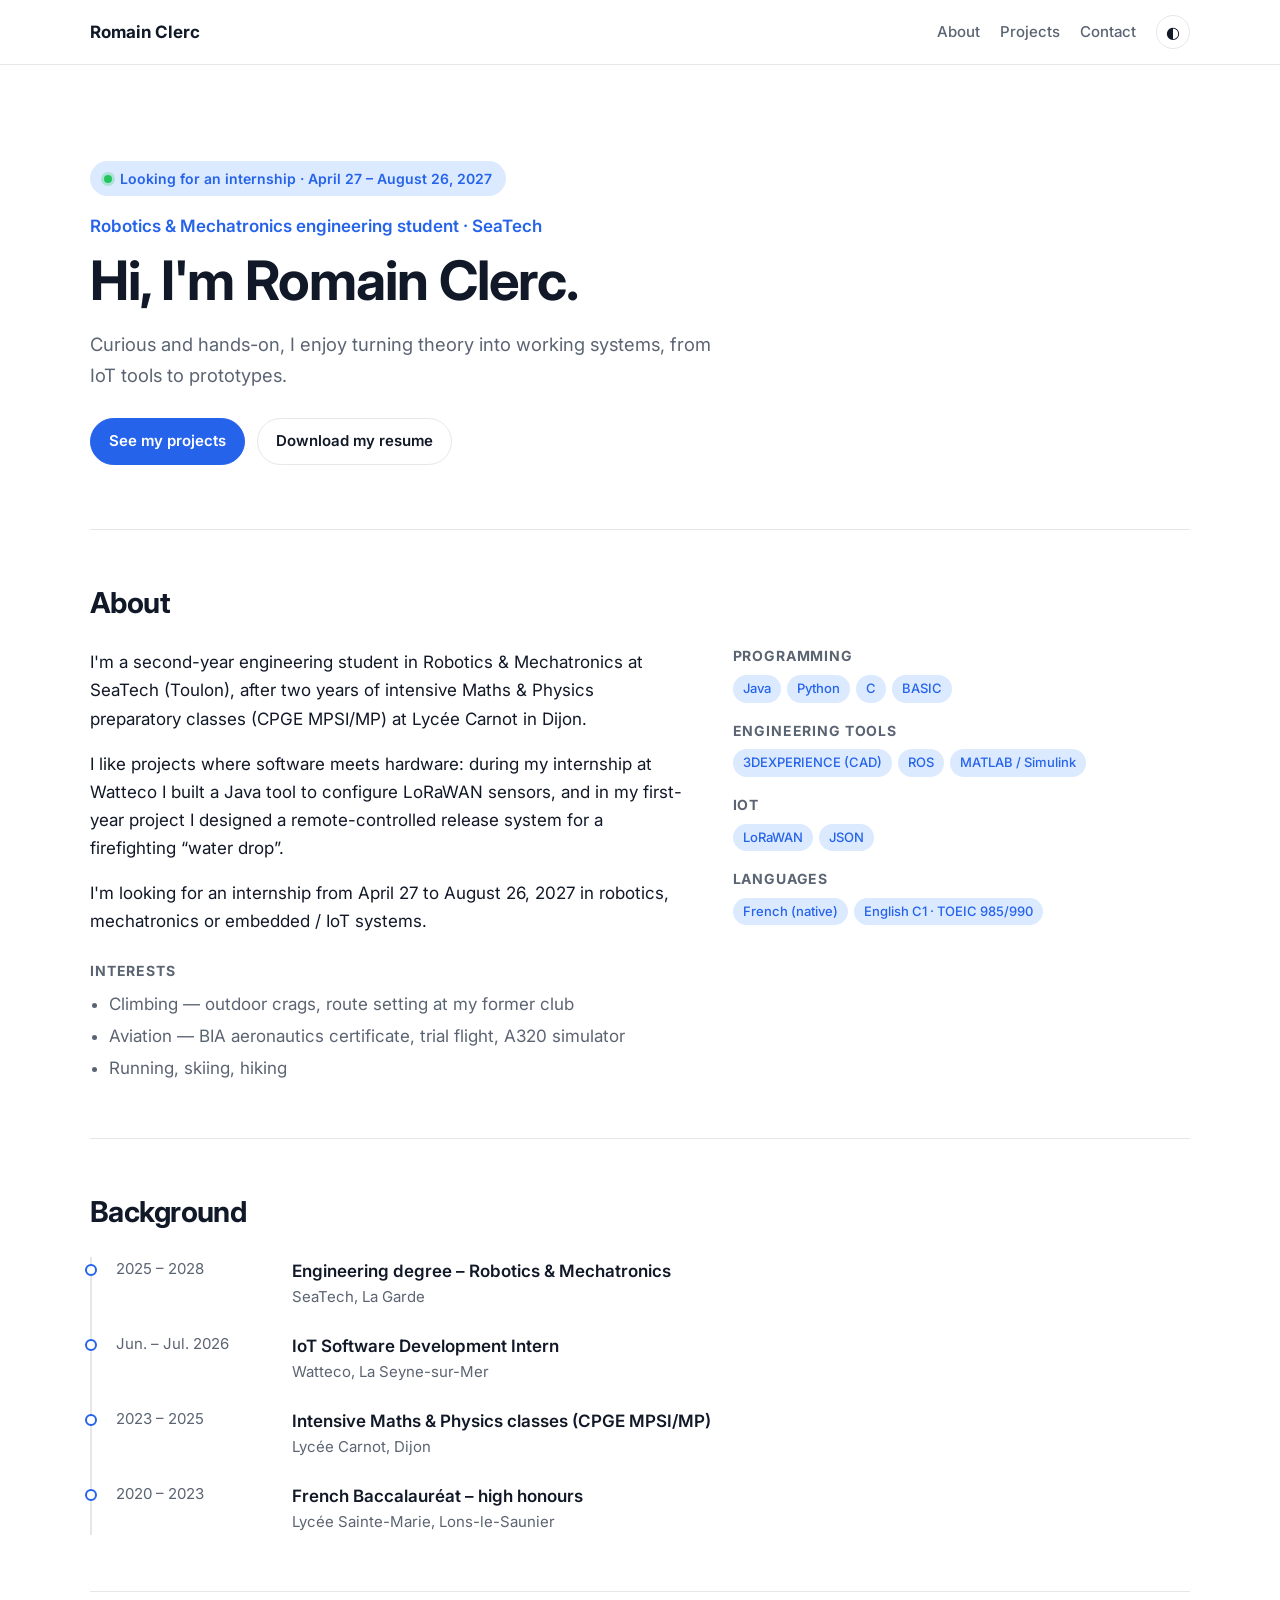
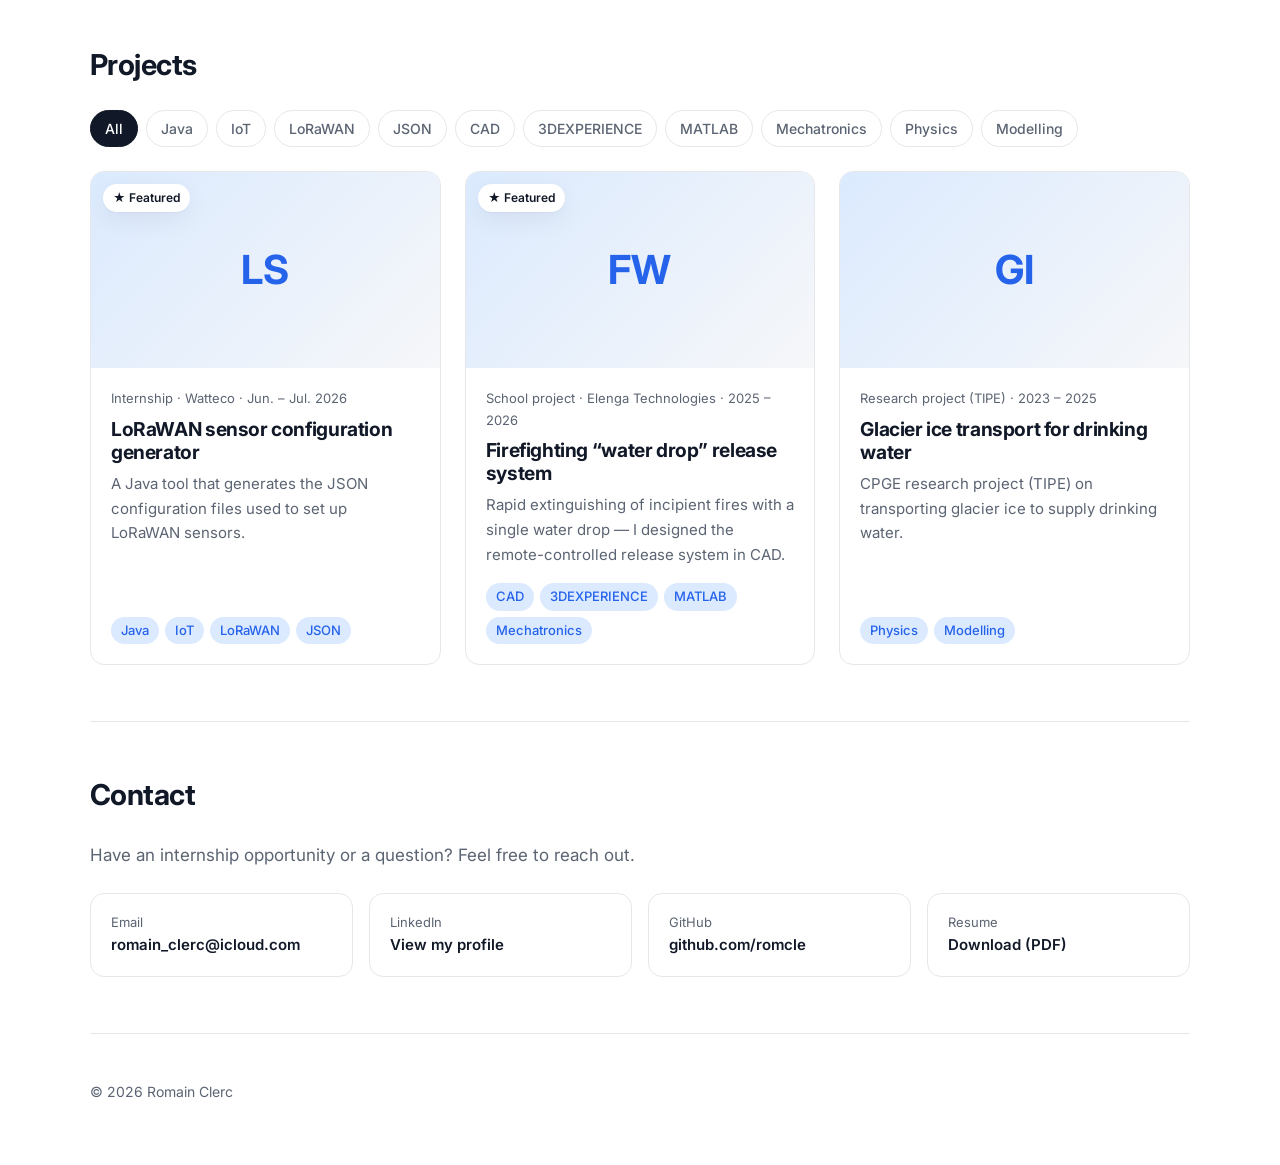
<file: index.html>
<!doctype html>
<html lang="en">
<head>
  <meta charset="utf-8">
  <meta name="viewport" content="width=device-width, initial-scale=1">
  <title>Portfolio</title>
  <meta name="description" content="Portfolio of Romain Clerc, Robotics &amp; Mechatronics engineering student at SeaTech.">
  <link rel="preconnect" href="https://fonts.googleapis.com">
  <link rel="preconnect" href="https://fonts.gstatic.com" crossorigin>
  <link href="https://fonts.googleapis.com/css2?family=Inter:wght@400;500;600;700&display=swap" rel="stylesheet">
  <link rel="stylesheet" href="assets/css/style.css">
</head>
<body>
  <header class="nav">
    <div class="container nav__inner">
      <a class="nav__logo" href="#haut" data-profil="nom"></a>
      <nav class="nav__links">
        <a href="#about">About</a>
        <a href="#projects">Projects</a>
        <a href="#contact">Contact</a>
        <button class="theme-toggle" type="button" aria-label="Toggle theme">◐</button>
      </nav>
    </div>
  </header>

  <main id="haut">
    <!-- ACCUEIL -->
    <section class="hero container">
      <img class="hero__photo" alt="" hidden>
      <div>
        <p class="availability" id="availability" hidden></p>
        <p class="hero__eyebrow" data-profil="titre"></p>
        <h1 class="hero__title">Hi, I'm <span data-profil="nom"></span>.</h1>
        <p class="hero__lead" data-profil="accroche"></p>
        <div class="hero__actions">
          <a class="btn btn--primary" href="#projects">See my projects</a>
          <a class="btn" id="hero-cv" href="#" target="_blank" rel="noopener" hidden>Download my resume</a>
        </div>
      </div>
    </section>

    <!-- À PROPOS -->
    <section id="about" class="section container">
      <h2 class="section__title">About</h2>
      <div class="about">
        <div>
          <div class="about__text" id="about-text"></div>
          <div id="interests"></div>
        </div>
        <div class="about__skills" id="skills"></div>
      </div>
    </section>

    <!-- PARCOURS -->
    <section id="background" class="section container">
      <h2 class="section__title">Background</h2>
      <ol class="timeline" id="timeline"></ol>
    </section>

    <!-- PROJETS -->
    <section id="projects" class="section container">
      <h2 class="section__title">Projects</h2>
      <div class="filters" id="filters" role="toolbar" aria-label="Filter projects"></div>
      <div class="grid" id="projects-grid"></div>
    </section>

    <!-- CONTACT -->
    <section id="contact" class="section container">
      <h2 class="section__title">Contact</h2>
      <p class="muted">Have an internship opportunity or a question? Feel free to reach out.</p>
      <div class="contact" id="contact-links"></div>
    </section>
  </main>

  <footer class="footer container">
    <p class="muted">© <span id="year"></span> <span data-profil="nom"></span></p>
  </footer>

  <script src="data/profil.js"></script>
  <script src="data/projets.js"></script>
  <script src="assets/js/main.js"></script>
</body>
</html>
</file>
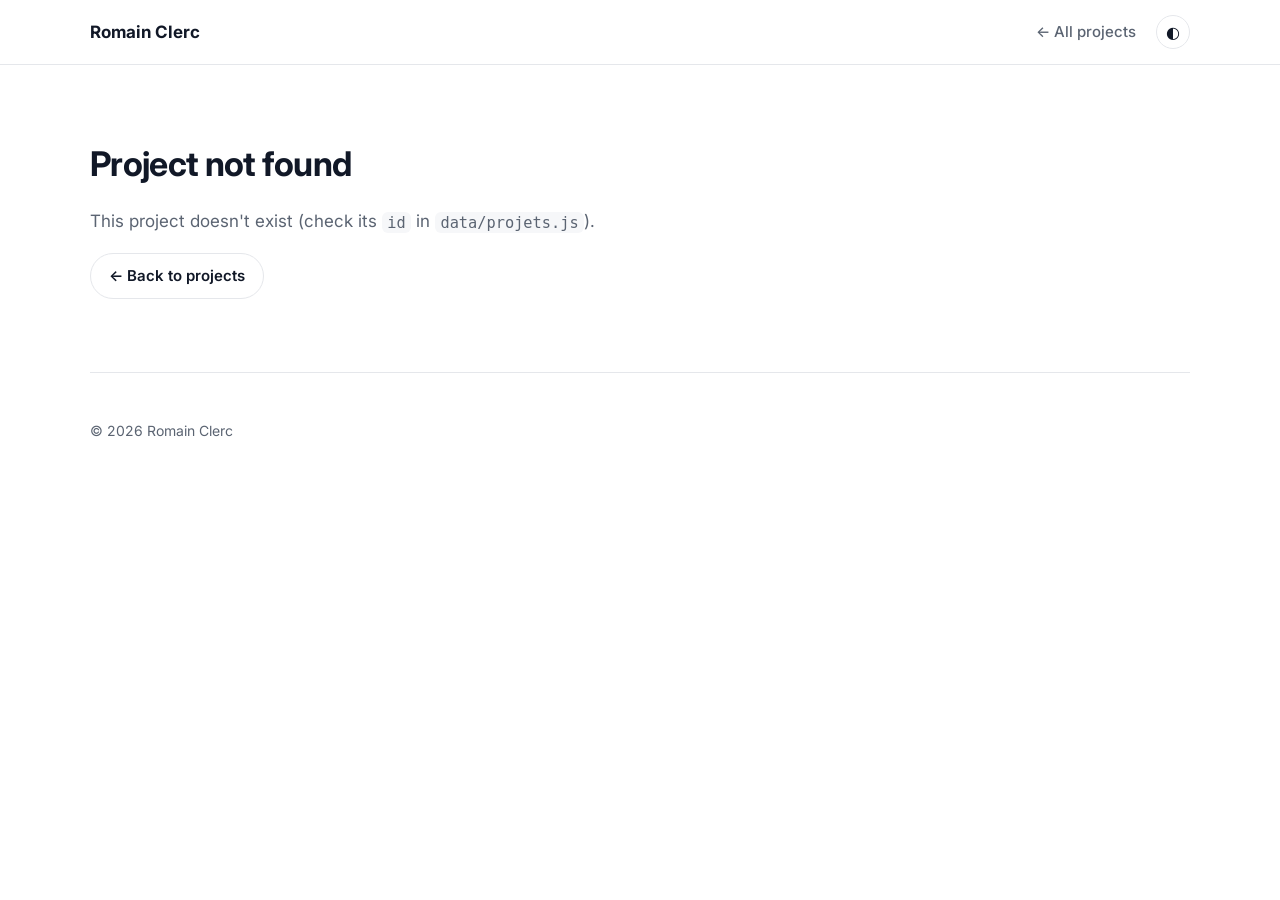
<file: projet.html>
<!doctype html>
<html lang="en">
<head>
  <meta charset="utf-8">
  <meta name="viewport" content="width=device-width, initial-scale=1">
  <title>Project</title>
  <link rel="preconnect" href="https://fonts.googleapis.com">
  <link rel="preconnect" href="https://fonts.gstatic.com" crossorigin>
  <link href="https://fonts.googleapis.com/css2?family=Inter:wght@400;500;600;700&display=swap" rel="stylesheet">
  <link rel="stylesheet" href="assets/css/style.css">
</head>
<body>
  <!-- Cette page est générée automatiquement à partir de data/projets.js.
       Tu n'as pas besoin de la modifier pour ajouter un projet. -->
  <header class="nav">
    <div class="container nav__inner">
      <a class="nav__logo" href="index.html" data-profil="nom"></a>
      <nav class="nav__links">
        <a href="index.html#projects">← All projects</a>
        <button class="theme-toggle" type="button" aria-label="Toggle theme">◐</button>
      </nav>
    </div>
  </header>

  <main class="container project" id="project"></main>

  <footer class="footer container">
    <p class="muted">© <span id="year"></span> <span data-profil="nom"></span></p>
  </footer>

  <script src="data/profil.js"></script>
  <script src="data/projets.js"></script>
  <script src="assets/js/main.js"></script>
</body>
</html>
</file>
<file: assets/css/style.css>
/* =========================================================
   Couleurs : change --accent pour personnaliser le site.
   ========================================================= */
:root {
  --accent: #2563eb;
  --accent-soft: #dbeafe;
  --bg: #ffffff;
  --bg-alt: #f6f7f9;
  --text: #111827;
  --muted: #5b6472;
  --border: #e5e7eb;
  --radius: 14px;
  --shadow: 0 1px 2px rgba(0, 0, 0, .04), 0 8px 24px rgba(0, 0, 0, .06);
  color-scheme: light;
}

@media (prefers-color-scheme: dark) {
  :root:not([data-theme="light"]) {
    --accent: #60a5fa;
    --accent-soft: #1e293b;
    --bg: #0b0f17;
    --bg-alt: #121826;
    --text: #e5e7eb;
    --muted: #9aa4b2;
    --border: #1f2937;
    --shadow: 0 8px 24px rgba(0, 0, 0, .35);
    color-scheme: dark;
  }
}
:root[data-theme="dark"] {
  --accent: #60a5fa;
  --accent-soft: #1e293b;
  --bg: #0b0f17;
  --bg-alt: #121826;
  --text: #e5e7eb;
  --muted: #9aa4b2;
  --border: #1f2937;
  --shadow: 0 8px 24px rgba(0, 0, 0, .35);
  color-scheme: dark;
}

/* ---------- Base ---------- */
*, *::before, *::after { box-sizing: border-box; }
[hidden] { display: none !important; }
html { scroll-behavior: smooth; scroll-padding-top: 80px; }
body {
  margin: 0;
  font-family: "Inter", system-ui, -apple-system, "Segoe UI", sans-serif;
  font-size: 17px;
  line-height: 1.65;
  color: var(--text);
  background: var(--bg);
  -webkit-font-smoothing: antialiased;
}
img { max-width: 100%; display: block; }
a { color: var(--accent); }
h1, h2, h3 { line-height: 1.2; letter-spacing: -0.02em; }
code { font-size: .9em; background: var(--bg-alt); padding: .1em .35em; border-radius: 6px; }
.container { width: min(1100px, 100% - 32px); margin-inline: auto; }
.muted { color: var(--muted); }

/* ---------- Navigation ---------- */
.nav {
  position: sticky; top: 0; z-index: 10;
  background: color-mix(in srgb, var(--bg) 85%, transparent);
  backdrop-filter: blur(10px);
  border-bottom: 1px solid var(--border);
}
.nav__inner { display: flex; align-items: center; justify-content: space-between; height: 64px; gap: 16px; }
.nav__logo { font-weight: 700; color: var(--text); text-decoration: none; white-space: nowrap; }
.nav__links { display: flex; align-items: center; gap: 20px; }
.nav__links a { color: var(--muted); text-decoration: none; font-size: 15px; font-weight: 500; }
.nav__links a:hover { color: var(--text); }
.theme-toggle {
  background: none; border: 1px solid var(--border); color: var(--text);
  width: 34px; height: 34px; border-radius: 50%; cursor: pointer; font-size: 16px;
}

/* ---------- Boutons & tags ---------- */
.btn {
  display: inline-flex; align-items: center; gap: 6px;
  padding: 10px 18px; border-radius: 999px;
  border: 1px solid var(--border); background: var(--bg);
  color: var(--text); text-decoration: none; font-weight: 600; font-size: 15px;
  transition: transform .15s, border-color .15s;
}
.btn:hover { border-color: var(--accent); transform: translateY(-1px); }
.btn--primary { background: var(--accent); border-color: var(--accent); color: #fff; }
.tags { list-style: none; padding: 0; margin: 0; display: flex; flex-wrap: wrap; gap: 6px; }
.tag {
  font-size: 13px; font-weight: 500; padding: 3px 10px; border-radius: 999px;
  background: var(--accent-soft); color: var(--accent);
}

/* ---------- Hero ---------- */
.hero { display: flex; align-items: center; gap: 40px; padding: 96px 0 64px; }
.hero__photo { width: 160px; height: 160px; border-radius: 50%; object-fit: cover; flex-shrink: 0; }
.hero__eyebrow { color: var(--accent); font-weight: 600; margin: 0 0 8px; }
.hero__title { font-size: clamp(2.2rem, 5vw, 3.4rem); margin: 0 0 16px; }
.hero__lead { font-size: 1.15rem; color: var(--muted); max-width: 640px; margin: 0 0 28px; }
.hero__actions { display: flex; flex-wrap: wrap; gap: 12px; }

/* ---------- Sections ---------- */
.section { padding: 56px 0; border-top: 1px solid var(--border); }
.section__title { font-size: 1.8rem; margin: 0 0 28px; }
.about { display: grid; grid-template-columns: 1.3fr 1fr; gap: 48px; }
.about__text p:first-child { margin-top: 0; }
.skills__group + .skills__group { margin-top: 20px; }
.skills__group h3 { font-size: 14px; text-transform: uppercase; letter-spacing: .06em; color: var(--muted); margin: 0 0 10px; }

.subhead { font-size: 14px; text-transform: uppercase; letter-spacing: .06em; color: var(--muted); margin: 28px 0 10px; }
.interests { margin: 0; padding-left: 1.1em; color: var(--muted); }
.interests li + li { margin-top: 4px; }

/* ---------- Disponibilité ---------- */
.availability {
  display: inline-flex; align-items: center; gap: 8px;
  margin: 0 0 16px; padding: 6px 14px; border-radius: 999px;
  background: var(--accent-soft); color: var(--accent); font-size: 14px; font-weight: 600;
}
.availability::before {
  content: ""; width: 8px; height: 8px; border-radius: 50%; background: #22c55e;
  box-shadow: 0 0 0 3px color-mix(in srgb, #22c55e 25%, transparent);
}

/* ---------- Parcours ---------- */
.timeline { list-style: none; margin: 0; padding: 0; border-left: 2px solid var(--border); }
.timeline__item { position: relative; display: grid; grid-template-columns: 160px 1fr; gap: 16px; padding: 0 0 22px 24px; }
.timeline__item:last-child { padding-bottom: 0; }
.timeline__item::before {
  content: ""; position: absolute; left: -7px; top: 7px;
  width: 12px; height: 12px; border-radius: 50%; background: var(--bg); border: 2px solid var(--accent);
}
.timeline__when { color: var(--muted); font-size: 15px; }
.timeline__title { margin: 0; font-weight: 600; }
.timeline__where { margin: 0; color: var(--muted); font-size: 15px; }

/* ---------- Filtres & grille ---------- */
.filters { display: flex; flex-wrap: wrap; gap: 8px; margin-bottom: 24px; }
.filter {
  font: inherit; font-size: 14px; font-weight: 500; cursor: pointer;
  padding: 6px 14px; border-radius: 999px;
  border: 1px solid var(--border); background: var(--bg); color: var(--muted);
}
.filter.is-active { background: var(--text); color: var(--bg); border-color: var(--text); }
.grid { display: grid; grid-template-columns: repeat(auto-fill, minmax(300px, 1fr)); gap: 24px; }

.card {
  display: flex; flex-direction: column;
  background: var(--bg); border: 1px solid var(--border); border-radius: var(--radius);
  overflow: hidden; text-decoration: none; color: inherit;
  transition: transform .2s, box-shadow .2s;
}
.card:hover { transform: translateY(-4px); box-shadow: var(--shadow); }
.card__media { position: relative; aspect-ratio: 16 / 9; background: var(--bg-alt); }
.card__media img { width: 100%; height: 100%; object-fit: cover; }
.card__placeholder {
  width: 100%; height: 100%; display: grid; place-items: center;
  font-size: 2.5rem; font-weight: 700; color: var(--accent);
  background: linear-gradient(135deg, var(--accent-soft), var(--bg-alt));
}
.card__badge {
  position: absolute; top: 12px; left: 12px;
  background: var(--bg); color: var(--text); font-size: 12px; font-weight: 600;
  padding: 4px 10px; border-radius: 999px; box-shadow: var(--shadow);
}
.card__body { padding: 20px; display: flex; flex-direction: column; gap: 8px; flex: 1; }
.card__meta { font-size: 13px; color: var(--muted); margin: 0; }
.card__title { font-size: 1.2rem; margin: 0; }
.card__text { color: var(--muted); margin: 0 0 8px; font-size: 15px; flex: 1; }

/* ---------- Contact ---------- */
.contact { display: grid; grid-template-columns: repeat(auto-fit, minmax(240px, 1fr)); gap: 16px; margin-top: 24px; }
.contact__item {
  display: flex; flex-direction: column; padding: 18px 20px;
  border: 1px solid var(--border); border-radius: var(--radius);
  text-decoration: none; color: var(--text); transition: border-color .15s;
}
.contact__item:hover { border-color: var(--accent); }
.contact__label { font-size: 13px; color: var(--muted); }
.contact__value { font-weight: 600; font-size: 15px; overflow-wrap: anywhere; }

/* ---------- Page projet ---------- */
.project { padding: 56px 0; }
.project__meta { color: var(--accent); font-weight: 600; margin: 0 0 8px; }
.project__title { font-size: clamp(2rem, 4.5vw, 3rem); margin: 0 0 12px; }
.project__cover { width: 100%; max-height: 520px; object-fit: cover; border-radius: var(--radius); margin: 32px 0 0; }
.project__layout { display: grid; grid-template-columns: 1fr 300px; gap: 48px; margin-top: 40px; }
.project__section + .project__section { margin-top: 32px; }
.project__section h2 { font-size: 1.35rem; margin: 0 0 10px; }
.project__aside { align-self: start; position: sticky; top: 88px; display: flex; flex-direction: column; gap: 20px; }
.facts { margin: 0; padding: 20px; background: var(--bg-alt); border-radius: var(--radius); }
.facts dt { font-size: 13px; color: var(--muted); }
.facts dd { margin: 0 0 12px; font-weight: 500; }
.facts dd:last-child { margin-bottom: 0; }
.project__links { display: flex; flex-direction: column; gap: 10px; }
.gallery { display: grid; grid-template-columns: repeat(auto-fill, minmax(220px, 1fr)); gap: 16px; }
.gallery figure { margin: 0; }
.gallery img { border-radius: 10px; aspect-ratio: 4 / 3; object-fit: cover; width: 100%; }
.gallery figcaption { font-size: 14px; color: var(--muted); margin-top: 6px; }
.prevnext {
  display: flex; justify-content: space-between; gap: 16px;
  margin-top: 56px; padding-top: 24px; border-top: 1px solid var(--border);
}
.prevnext a { text-decoration: none; font-weight: 600; }

/* ---------- Pied de page ---------- */
.footer { padding: 32px 0 48px; border-top: 1px solid var(--border); font-size: 14px; }

/* ---------- Mobile ---------- */
@media (max-width: 760px) {
  body { font-size: 16px; }
  .nav__links { gap: 14px; }
  .nav__links a:not(:last-of-type) { display: none; }
  .hero { flex-direction: column; align-items: flex-start; padding: 56px 0 40px; gap: 24px; }
  .hero__photo { width: 112px; height: 112px; }
  .about, .project__layout { grid-template-columns: 1fr; gap: 32px; }
  .project__aside { position: static; }
  .grid { grid-template-columns: 1fr; }
  .timeline__item { grid-template-columns: 1fr; gap: 2px; }
}
</file>
